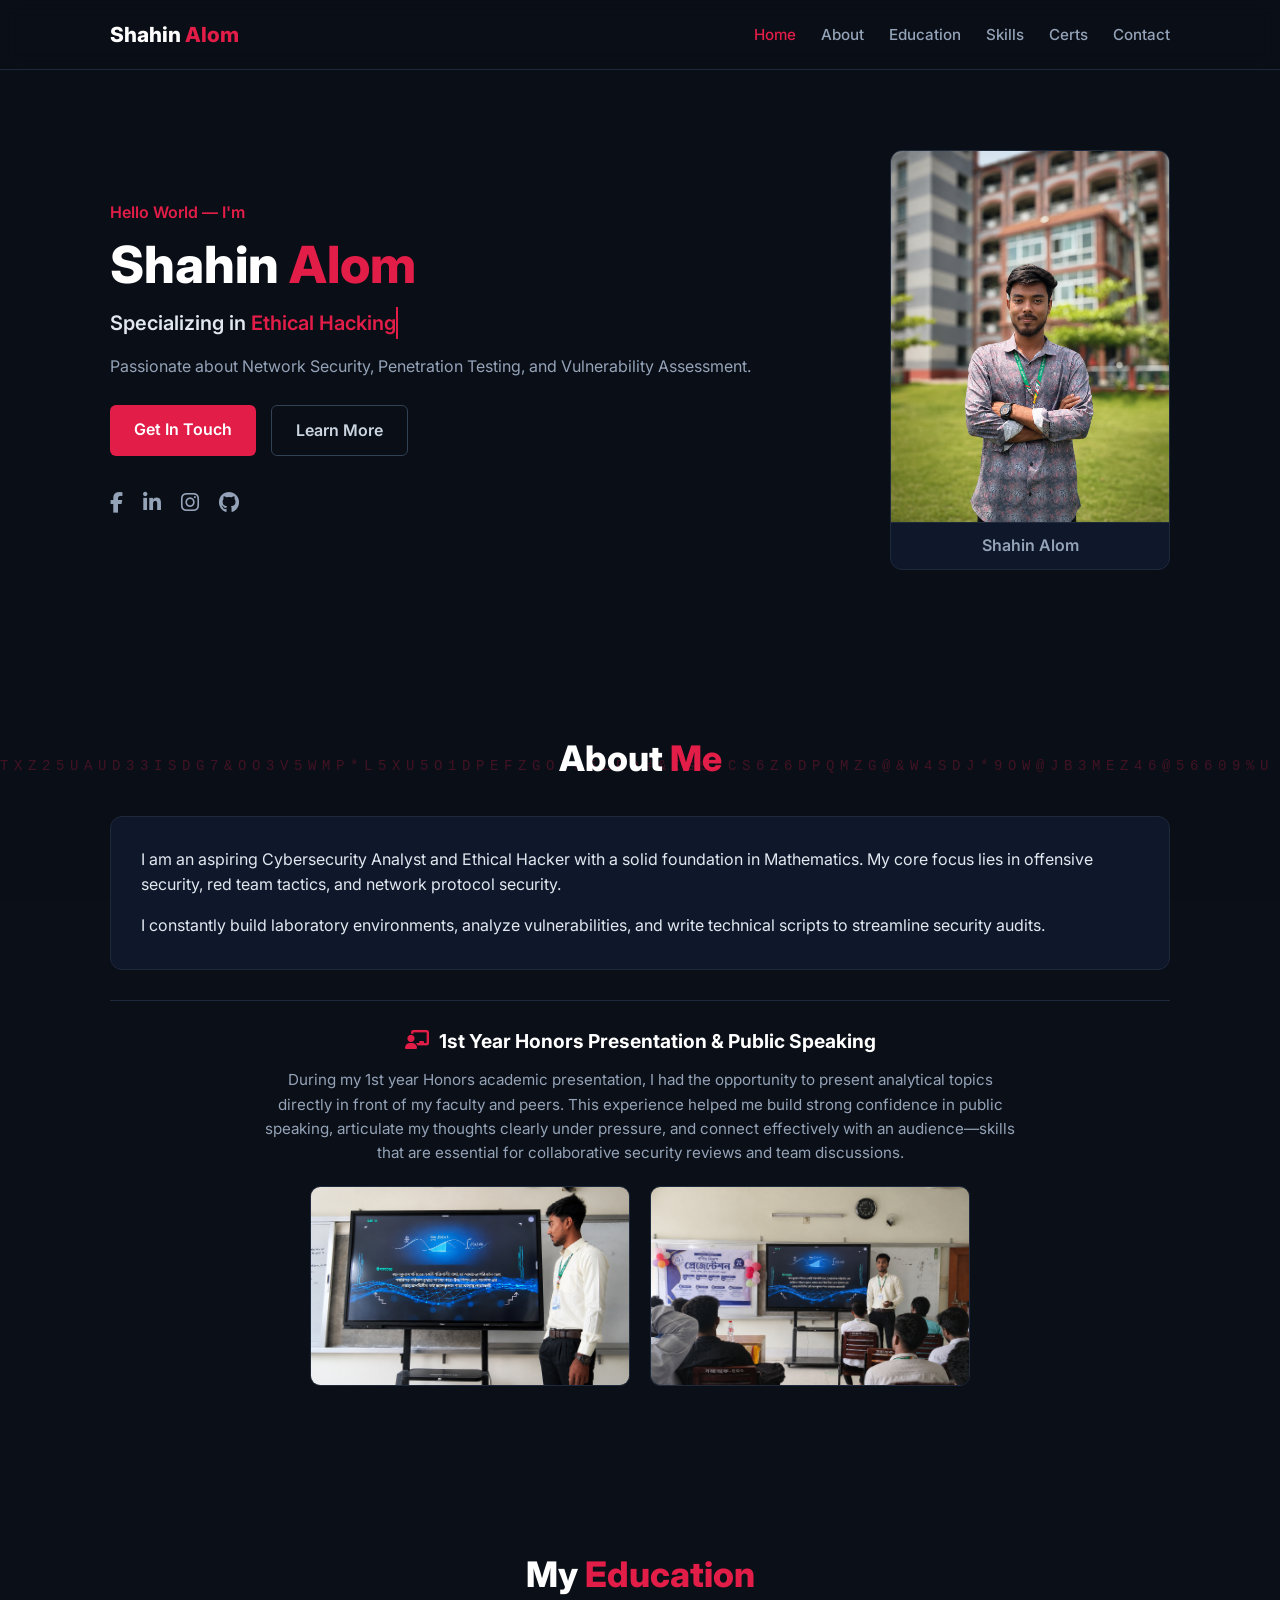
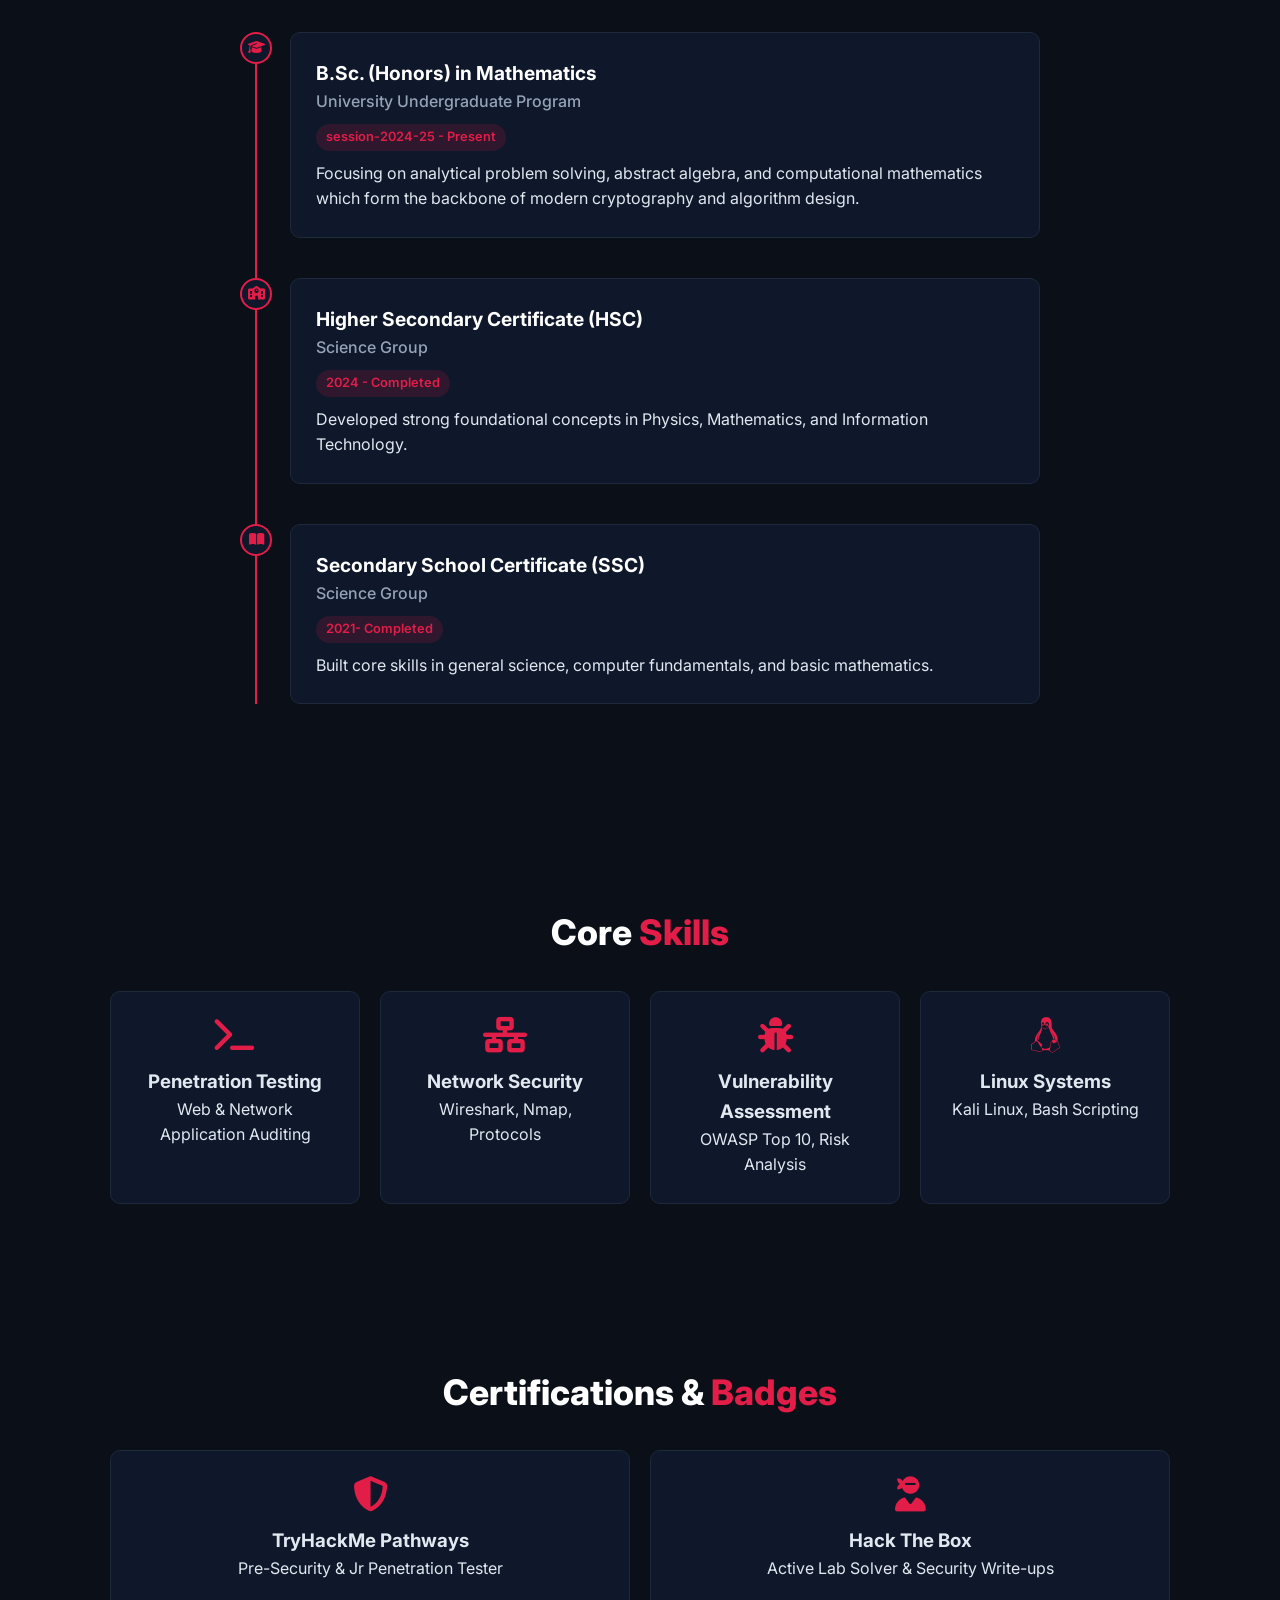
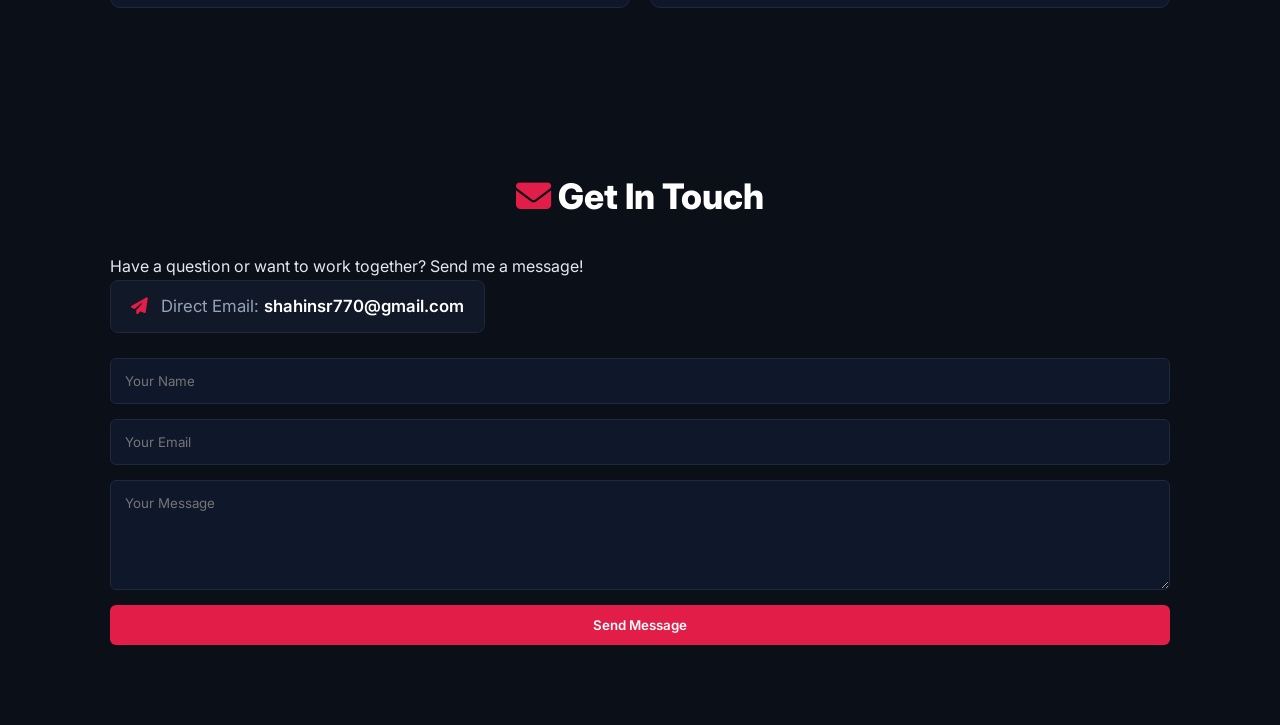
<file: index.html>
<!DOCTYPE html>
<html lang="en">
<head>
    <meta charset="UTF-8">
    <meta name="viewport" content="width=device-width, initial-scale=1.0">
    <title>Shahin Alom - Cybersecurity Specialist</title>
    
    <!-- Favicon -->
    <link rel="icon" type="image/png" href="images/favicon.png">
    
    <!-- CSS & FontAwesome Icons -->
    <link rel="stylesheet" href="style.css">
    <link rel="stylesheet" href="https://cdnjs.cloudflare.com/ajax/libs/font-awesome/6.5.1/css/all.min.css">
</head>
<body>
    <!-- Matrix Rain Canvas Background -->
    <canvas id="matrix-canvas"></canvas>

    <!-- Top Navigation Bar (Desktop & Mobile Header) -->
    <header>
        <nav class="navbar">
            <div class="logo">Shahin <span class="highlight-red">Alom</span></div>
            <ul class="nav-links desktop-nav">
                <li><a href="#home" class="active">Home</a></li>
                <li><a href="#about">About</a></li>
                <li><a href="#education">Education</a></li>
                <li><a href="#skills">Skills</a></li>
                <li><a href="#certs">Certs</a></li>
                <li><a href="#contact">Contact</a></li>
            </ul>
        </nav>
    </header>

    <!-- Mobile Bottom Navigation Bar (Icons Only) -->
    <nav class="mobile-bottom-nav">
        <a href="#home" class="nav-item active" aria-label="Home"><i class="fas fa-home"></i></a>
        <a href="#about" class="nav-item" aria-label="About"><i class="fas fa-user"></i></a>
        <a href="#education" class="nav-item" aria-label="Education"><i class="fas fa-graduation-cap"></i></a>
        <a href="#skills" class="nav-item" aria-label="Skills"><i class="fas fa-code"></i></a>
        <a href="#certs" class="nav-item" aria-label="Certifications"><i class="fas fa-award"></i></a>
        <a href="#contact" class="nav-item" aria-label="Contact"><i class="fas fa-envelope"></i></a>
    </nav>

    <!-- 1. HERO SECTION -->
    <section id="home" class="hero-container">
        <div class="hero-content">
            <div class="hero-text">
                <p class="subtitle">Hello World — I'm</p>
                <h1 class="name">Shahin <span class="highlight-red">Alom</span></h1>
                
                <p class="typing-container">
                    Specializing in <span id="typing-text"></span><span class="cursor">&nbsp;</span>
                </p>

                <p class="tagline">Passionate about Network Security, Penetration Testing, and Vulnerability Assessment.</p>
                
                <div class="cta-buttons">
                    <a href="#contact" class="btn btn-primary">Get In Touch</a>
                    <a href="#about" class="btn btn-secondary">Learn More</a>
                </div>

                <div class="social-links">
                    <a href="https://www.facebook.com/mdshahinalom.shahin.3532" target="_blank" aria-label="Facebook"><i class="fab fa-facebook-f"></i></a>
                    <a href="https://linkedin.com" target="_blank" aria-label="LinkedIn"><i class="fab fa-linkedin-in"></i></a>
                    <a href="https://www.instagram.com/mdshahin12348/" target="_blank" aria-label="Instagram"><i class="fab fa-instagram"></i></a>
                    <a href="https://github.com/ShahinAlom-sec" target="_blank" aria-label="GitHub"><i class="fab fa-github"></i></a>
                </div>
            </div>

            <div class="hero-image-card">
                <img src="images/profile.jpg" alt="Shahin Alom">
                <p class="image-caption">Shahin Alom</p>
            </div>
        </div>
    </section>

    <!-- 2. ABOUT SECTION -->
    <section id="about" class="section-container">
        <h2 class="section-title">About <span class="highlight-red">Me</span></h2>
        <div class="card-box">
            <p>I am an aspiring Cybersecurity Analyst and Ethical Hacker with a solid foundation in Mathematics. My core focus lies in offensive security, red team tactics, and network protocol security.</p>
            <p style="margin-top: 15px;">I constantly build laboratory environments, analyze vulnerabilities, and write technical scripts to streamline security audits.</p>
        </div>
        <!-- Academic Presentation Highlight -->
        <div class="presentation-box">
            <h3 class="sub-heading"><i class="fas fa-chalkboard-user highlight-red"></i> 1st Year Honors Presentation & Public Speaking</h3>
            <p class="presentation-text">
                During my 1st year Honors academic presentation, I had the opportunity to present analytical topics directly in front of my faculty and peers. This experience helped me build strong confidence in public speaking, articulate my thoughts clearly under pressure, and connect effectively with an audience—skills that are essential for collaborative security reviews and team discussions.
            </p>
            <div class="gallery-grid">
                <img src="images/presentation1.jpg" alt="Honors 1st Year Presentation">
                <img src="images/presentation2.jpg" alt="Honors Presentation Audience">
            </div>
        </div>
    </section>

    <!-- 3. EDUCATION SECTION -->
    <section id="education" class="section-container">
        <h2 class="section-title">My <span class="highlight-red">Education</span></h2>
        <div class="timeline">
            <div class="timeline-item">
                <div class="timeline-icon">
                    <i class="fas fa-graduation-cap"></i>
                </div>
                <div class="timeline-content">
                    <h3 class="degree">B.Sc. (Honors) in Mathematics</h3>
                    <p class="institution">University Undergraduate Program</p>
                    <span class="timeline-date">session-2024-25 - Present</span>
                    <p class="timeline-detail">Focusing on analytical problem solving, abstract algebra, and computational mathematics which form the backbone of modern cryptography and algorithm design.</p>
                </div>
            </div>

            <div class="timeline-item">
                <div class="timeline-icon">
                    <i class="fas fa-school"></i>
                </div>
                <div class="timeline-content">
                    <h3 class="degree">Higher Secondary Certificate (HSC)</h3>
                    <p class="institution">Science Group</p>
                    <span class="timeline-date">2024 - Completed</span>
                    <p class="timeline-detail">Developed strong foundational concepts in Physics, Mathematics, and Information Technology.</p>
                </div>
            </div>
            <div class="timeline-item">
                <div class="timeline-icon">
                    <i class="fas fa-book-open"></i>
                </div>
                <div class="timeline-content">
                    <h3 class="degree">Secondary School Certificate (SSC)</h3>
                    <p class="institution">Science Group</p>
                    <span class="timeline-date">2021- Completed</span>
                    <p class="timeline-detail">Built core skills in general science, computer fundamentals, and basic mathematics.</p>
                </div>
            </div>
        </div>
    </section>

    <!-- 4. SKILLS SECTION -->
    <section id="skills" class="section-container">
        <h2 class="section-title">Core <span class="highlight-red">Skills</span></h2>
        <div class="skills-grid">
            <div class="skill-card">
                <i class="fas fa-terminal skill-icon"></i>
                <h3>Penetration Testing</h3>
                <p>Web & Network Application Auditing</p>
            </div>
            <div class="skill-card">
                <i class="fas fa-network-wired skill-icon"></i>
                <h3>Network Security</h3>
                <p>Wireshark, Nmap, Protocols</p>
            </div>
            <div class="skill-card">
                <i class="fas fa-bug skill-icon"></i>
                <h3>Vulnerability Assessment</h3>
                <p>OWASP Top 10, Risk Analysis</p>
            </div>
            <div class="skill-card">
                <i class="fab fa-linux skill-icon"></i>
                <h3>Linux Systems</h3>
                <p>Kali Linux, Bash Scripting</p>
            </div>
        </div>
    </section>

    <!-- 5. CERTIFICATIONS SECTION -->
    <section id="certs" class="section-container">
        <h2 class="section-title">Certifications & <span class="highlight-red">Badges</span></h2>
        <div class="certs-grid">
            <div class="cert-card">
                <i class="fas fa-shield-halved cert-icon"></i>
                <h3>TryHackMe Pathways</h3>
                <p>Pre-Security & Jr Penetration Tester</p>
            </div>
            <div class="cert-card">
                <i class="fas fa-user-ninja cert-icon"></i>
                <h3>Hack The Box</h3>
                <p>Active Lab Solver & Security Write-ups</p>
            </div>
        </div>
    </section>

    <!-- 6. CONTACT SECTION -->
    <!-- Contact Section -->
<!-- Contact Section -->
<section id="contact" class="section-container">
    <h2 class="section-title"><i class="fas fa-envelope highlight-red"></i> Get In Touch</h2>
    <p class="contact-desc">Have a question or want to work together? Send me a message!</p>

    <!-- Email Display Option -->
    <div class="contact-email-box">
        <i class="fas fa-paper-plane highlight-red"></i>
        <span>Direct Email: <a href="mailto:shahinsr770@gmail.com" class="email-link">shahinsr770@gmail.com</a></span>
    </div>

    <form class="contact-form" id="telegram-form">
        <input type="text" id="name" placeholder="Your Name" required>
        <input type="email" id="email" placeholder="Your Email" required>
        <textarea id="message" rows="5" placeholder="Your Message" required></textarea>
        <button type="submit" class="btn btn-primary" id="send-btn">Send Message</button>
    </form>
</section>

<!-- Telegram Bot Script -->
<script>
document.getElementById('telegram-form').addEventListener('submit', function(e) {
    e.preventDefault();

    const botToken = '8637673862:AAGfRMos7cDiCUH8KbR9kAyl26BP4kazAss';
    const chatId = '5406699878';

    const name = document.getElementById('name').value;
    const email = document.getElementById('email').value;
    const message = document.getElementById('message').value;
    const sendBtn = document.getElementById('send-btn');

    sendBtn.innerText = 'Sending...';
    sendBtn.disabled = true;

    const text = `📩 *New Website Message!*\n\n👤 *Name:* ${name}\n📧 *Email:* ${email}\n💬 *Message:* ${message}`;

    fetch(`https://api.telegram.org/bot${botToken}/sendMessage`, {
        method: 'POST',
        headers: { 'Content-Type': 'application/json' },
        body: JSON.stringify({ chat_id: chatId, text: text, parse_mode: 'Markdown' })
    })
    .then(res => res.json())
    .then(data => {
        if (data.ok) {
            alert('Message sent successfully!');
            document.getElementById('telegram-form').reset();
        } else {
            alert('Failed to send message.');
        }
    })
    .catch(() => alert('Error sending message!'))
    .finally(() => {
        sendBtn.innerText = 'Send Message';
        sendBtn.disabled = false;
    });
});
</script>

<!-- Matrix & Typing Animation Script -->
<script>
// Matrix Background Animation
const canvas = document.getElementById('matrix-canvas');
if (canvas) {
    const ctx = canvas.getContext('2d');
    function resizeCanvas() {
        canvas.width = window.innerWidth;
        canvas.height = window.innerHeight;
    }
    resizeCanvas();
    window.addEventListener('resize', resizeCanvas);

    const letters = 'ABCDEFGHIJKLMNOPQRSTUVWXYZ0123456789@#$%^&*';
    const fontSize = 14;
    const columns = Math.floor(canvas.width / fontSize);
    const drops = Array(columns).fill(1);

    function drawMatrix() {
        ctx.fillStyle = 'rgba(11, 15, 23, 0.08)';
        ctx.fillRect(0, 0, canvas.width, canvas.height);
        ctx.fillStyle = '#e11d48';
        ctx.font = fontSize + 'px monospace';

        for (let i = 0; i < drops.length; i++) {
            const text = letters.charAt(Math.floor(Math.random() * letters.length));
            ctx.fillText(text, i * fontSize, drops[i] * fontSize);
            if (drops[i] * fontSize > canvas.height && Math.random() > 0.975) {
                drops[i] = 0;
            }
            drops[i]++;
        }
    }
    setInterval(drawMatrix, 33);
}

// Typing Effect
const words = ["Ethical Hacking", "Red Team Operations", "Web Security", "Threat Analysis"];
let wordIndex = 0, charIndex = 0, isDeleting = false;
const typingElement = document.getElementById("typing-text");

function type() {
    if (!typingElement) return;
    const currentWord = words[wordIndex];
    typingElement.textContent = isDeleting 
        ? currentWord.substring(0, charIndex - 1) 
        : currentWord.substring(0, charIndex + 1);

    charIndex += isDeleting ? -1 : 1;
    let typeSpeed = isDeleting ? 50 : 100;

    if (!isDeleting && charIndex === currentWord.length) {
        typeSpeed = 2000;
        isDeleting = true;
    } else if (isDeleting && charIndex === 0) {
        isDeleting = false;
        wordIndex = (wordIndex + 1) % words.length;
        typeSpeed = 500;
    }
    setTimeout(type, typeSpeed);
}

document.addEventListener("DOMContentLoaded", type);
</script>

</body>
</html>
</file>
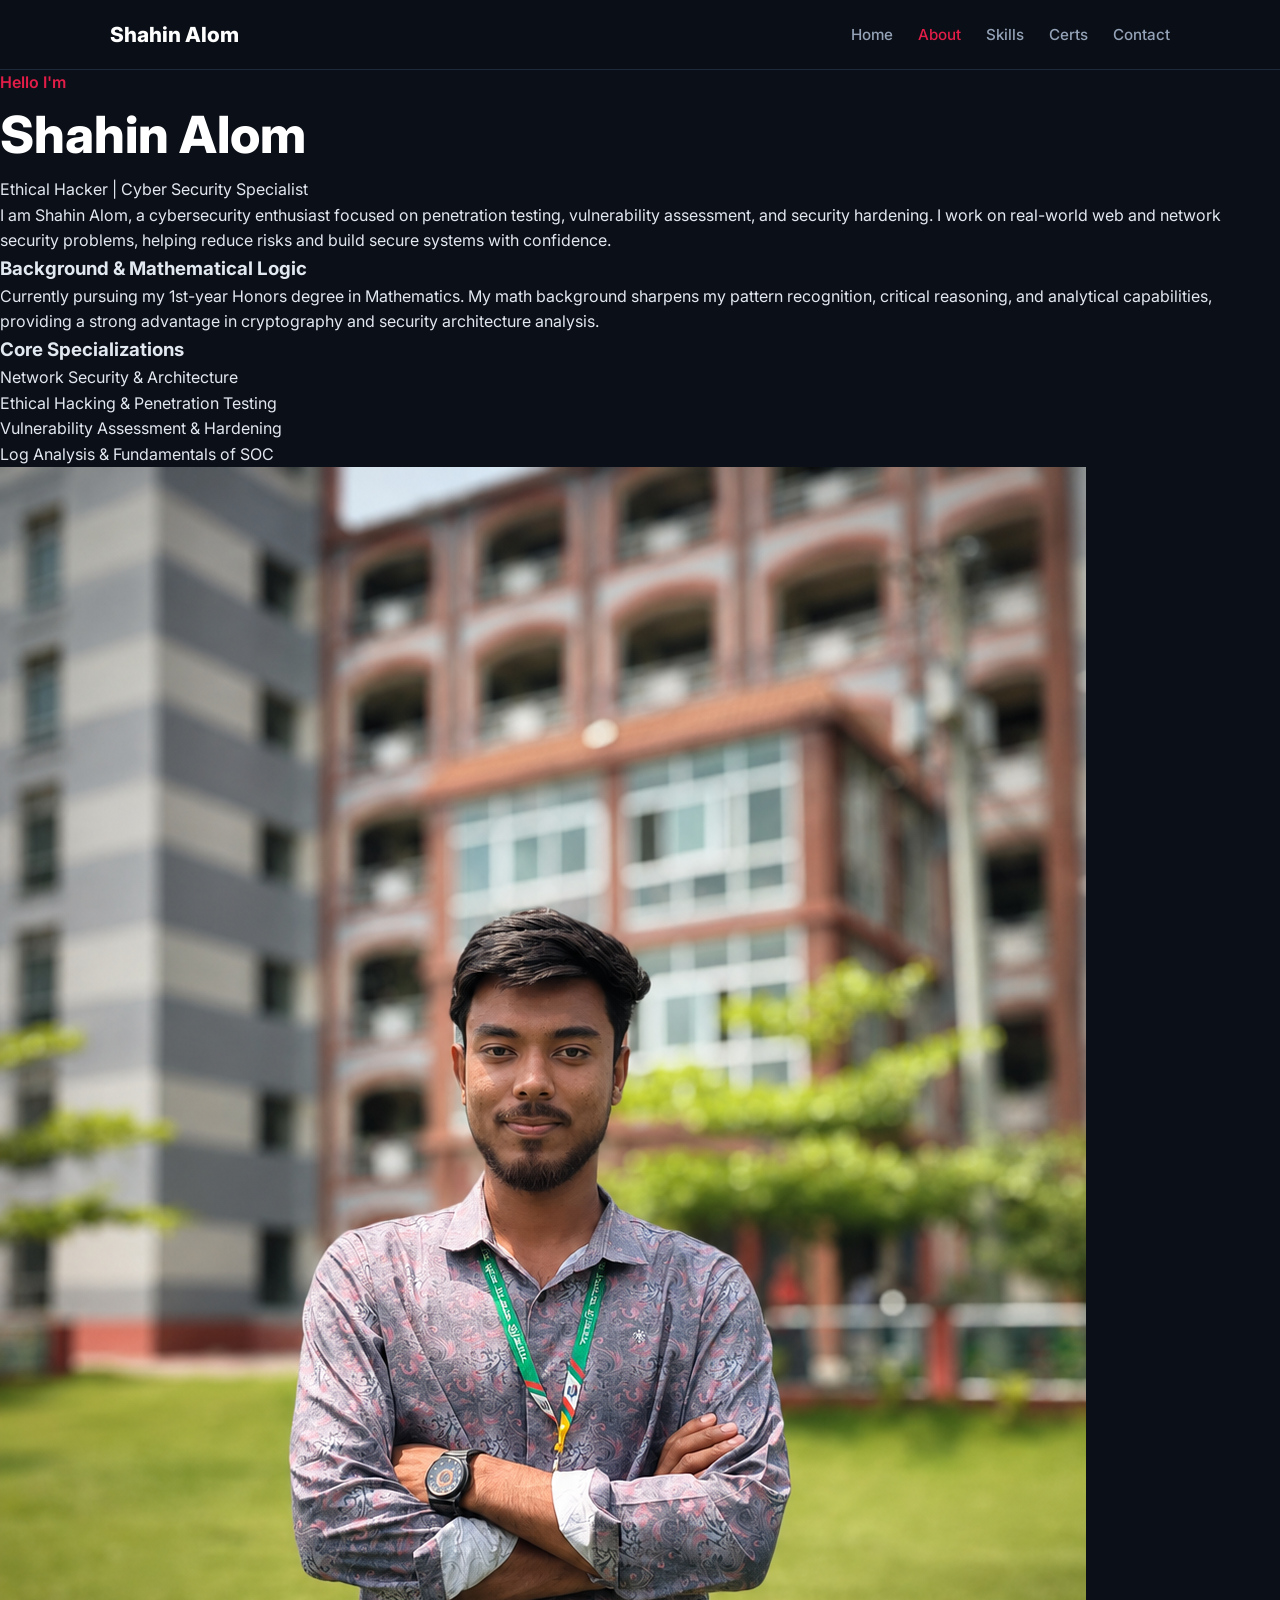
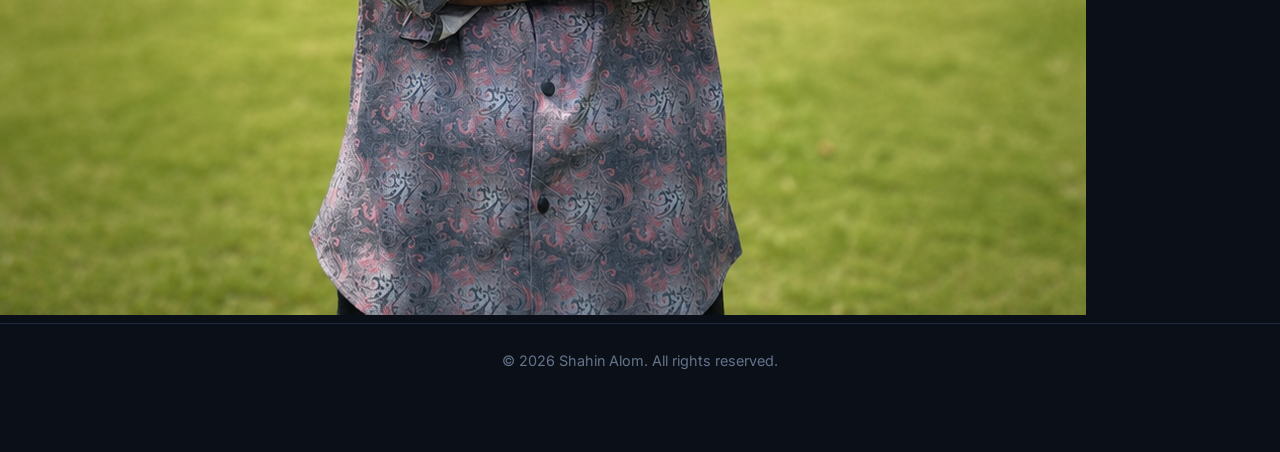
<file: about.html>
<!DOCTYPE html>
<html lang="en">
<head>
    <meta charset="UTF-8">
    <meta name="viewport" content="width=device-width, initial-scale=1.0">
    <title>About Me - Shahin Alom</title>
    <link rel="icon" type="image/png" href="images/favicon.png">
    <link rel="stylesheet" href="style.css">
</head>
<body>
    <header>
        <nav class="navbar">
            <div class="logo">Shahin Alom</div>
            <ul class="nav-links">
                <li><a href="index.html">Home</a></li>
                <li><a href="about.html" class="active">About</a></li>
                <li><a href="skills.html">Skills</a></li>
                <li><a href="certifications.html">Certs</a></li>
                <li><a href="contact.html">Contact</a></li>
            </ul>
        </nav>
    </header>

    <main class="container">
        <div class="about-grid">
            <div class="about-text">
                <p class="subtitle">Hello I'm</p>
                <h1 class="name">Shahin Alom</h1>
                <p class="role-title">Ethical Hacker | Cyber Security Specialist</p>
                
                <p class="bio-desc">I am Shahin Alom, a cybersecurity enthusiast focused on penetration testing, vulnerability assessment, and security hardening. I work on real-world web and network security problems, helping reduce risks and build secure systems with confidence.</p>
                
                <h3>Background & Mathematical Logic</h3>
                <p class="bio-desc">Currently pursuing my 1st-year Honors degree in Mathematics. My math background sharpens my pattern recognition, critical reasoning, and analytical capabilities, providing a strong advantage in cryptography and security architecture analysis.</p>

                <h3>Core Specializations</h3>
                <ul class="skills-list">
                    <li>Network Security & Architecture</li>
                    <li>Ethical Hacking & Penetration Testing</li>
                    <li>Vulnerability Assessment & Hardening</li>
                    <li>Log Analysis & Fundamentals of SOC</li>
                </ul>
            </div>

            <div class="about-image-card">
                <img src="images/profile.jpg" alt="Shahin Alom">
            </div>
        </div>
    </main>

    <footer>
        <p>&copy; 2026 Shahin Alom. All rights reserved.</p>
    </footer>
</body>
</html>
</file>
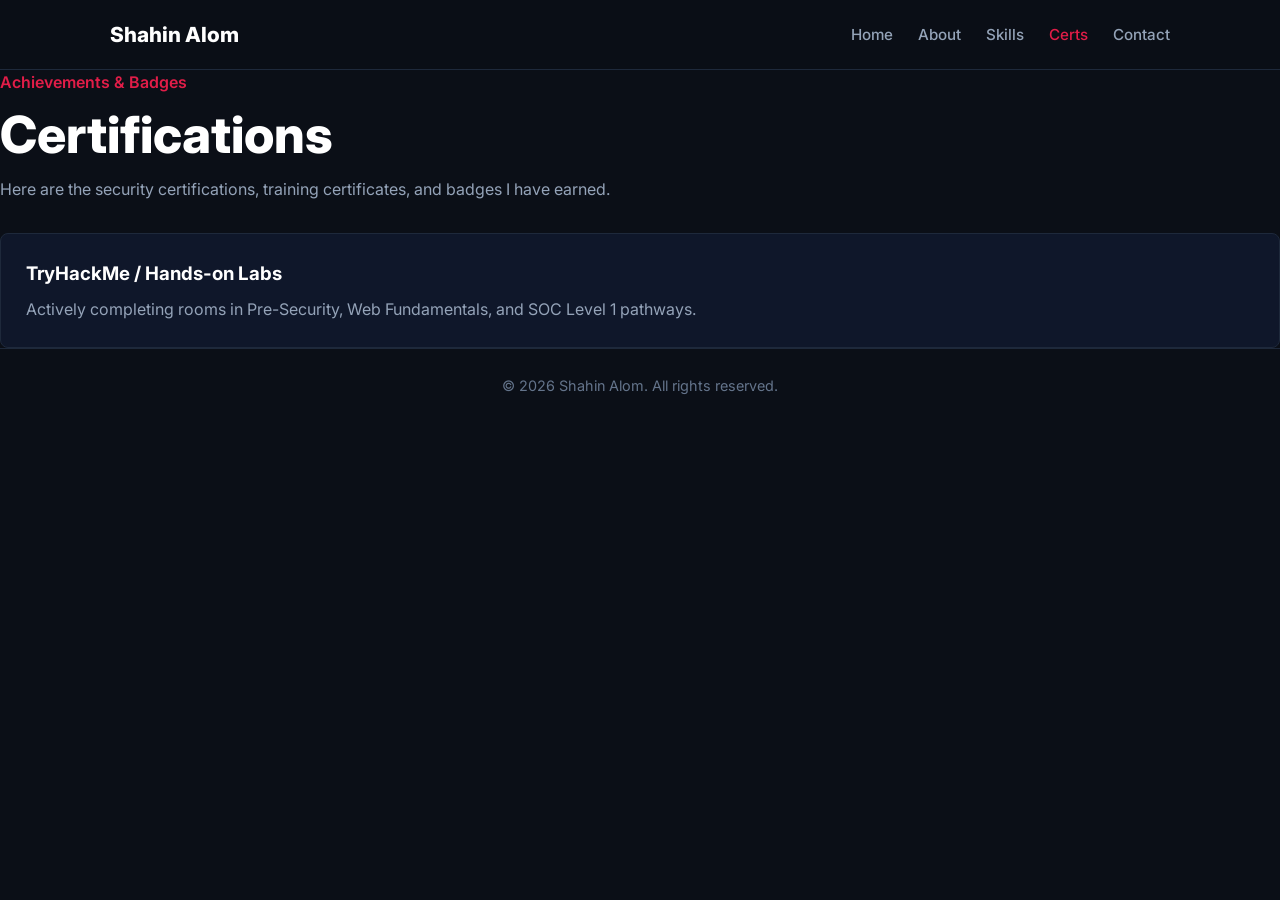
<file: certifications.html>
<!DOCTYPE html>
<html lang="en">
<head>
    <meta charset="UTF-8">
    <meta name="viewport" content="width=device-width, initial-scale=1.0">
    <title>Certifications - Shahin Alom</title>
    <link rel="icon" type="image/png" href="images/favicon.png">
    <link rel="stylesheet" href="style.css">
</head>
<body>
    <header>
        <nav class="navbar">
            <div class="logo">Shahin Alom</div>
            <ul class="nav-links">
                <li><a href="index.html">Home</a></li>
                <li><a href="about.html">About</a></li>
                <li><a href="skills.html">Skills</a></li>
                <li><a href="certifications.html" class="active">Certs</a></li>
                <li><a href="contact.html">Contact</a></li>
            </ul>
        </nav>
    </header>

    <main class="container">
        <p class="subtitle">Achievements & Badges</p>
        <h1 class="name">Certifications</h1>
        <p class="tagline">Here are the security certifications, training certificates, and badges I have earned.</p>

        <div style="margin-top: 30px; padding: 25px; background: #0f172a; border: 1px solid #1e293b; border-radius: 8px;">
            <h3 style="color: #ffffff; margin-bottom: 8px;">TryHackMe / Hands-on Labs</h3>
            <p style="color: #94a3b8;">Actively completing rooms in Pre-Security, Web Fundamentals, and SOC Level 1 pathways.</p>
        </div>
    </main>

    <footer>
        <p>&copy; 2026 Shahin Alom. All rights reserved.</p>
    </footer>
</body>
</html>
</file>
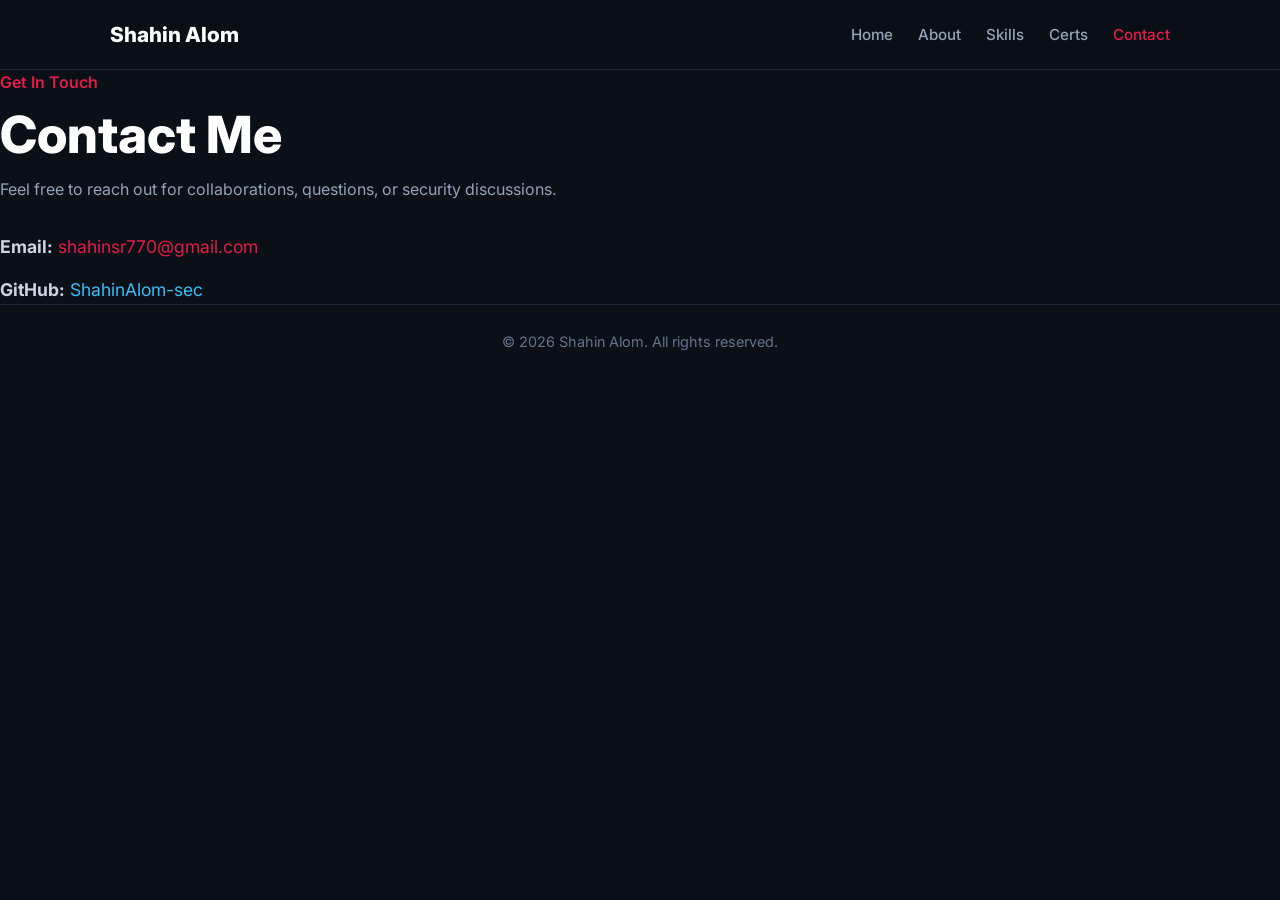
<file: contact.html>
<!DOCTYPE html>
<html lang="en">
<head>
    <meta charset="UTF-8">
    <meta name="viewport" content="width=device-width, initial-scale=1.0">
    <title>Contact - Shahin Alom</title>
    <link rel="icon" type="image/png" href="images/favicon.png">
    <link rel="stylesheet" href="style.css">
</head>
<body>
    <header>
        <nav class="navbar">
            <div class="logo">Shahin Alom</div>
            <ul class="nav-links">
                <li><a href="index.html">Home</a></li>
                <li><a href="about.html">About</a></li>
                <li><a href="skills.html">Skills</a></li>
                <li><a href="certifications.html">Certs</a></li>
                <li><a href="contact.html" class="active">Contact</a></li>
            </ul>
        </nav>
    </header>

    <main class="container">
        <p class="subtitle">Get In Touch</p>
        <h1 class="name">Contact Me</h1>
        <p class="tagline">Feel free to reach out for collaborations, questions, or security discussions.</p>

        <div style="margin-top: 30px; display: flex; flex-direction: column; gap: 15px;">
            <p style="color: #cbd5e1; font-size: 1.1rem;">
                <strong>Email:</strong> <a href="mailto:your-email@example.com" style="color: #e11d48; text-decoration: none;">shahinsr770@gmail.com </a>
            </p>
            <p style="color: #cbd5e1; font-size: 1.1rem;">
                <strong>GitHub:</strong> <a href="https://github.com/ShahinAlom-sec" target="_blank" style="color: #38bdf8; text-decoration: none;">ShahinAlom-sec</a>
            </p>
        </div>
    </main>

    <footer>
        <p>&copy; 2026 Shahin Alom. All rights reserved.</p>
    </footer>
</body>
</html>
</file>
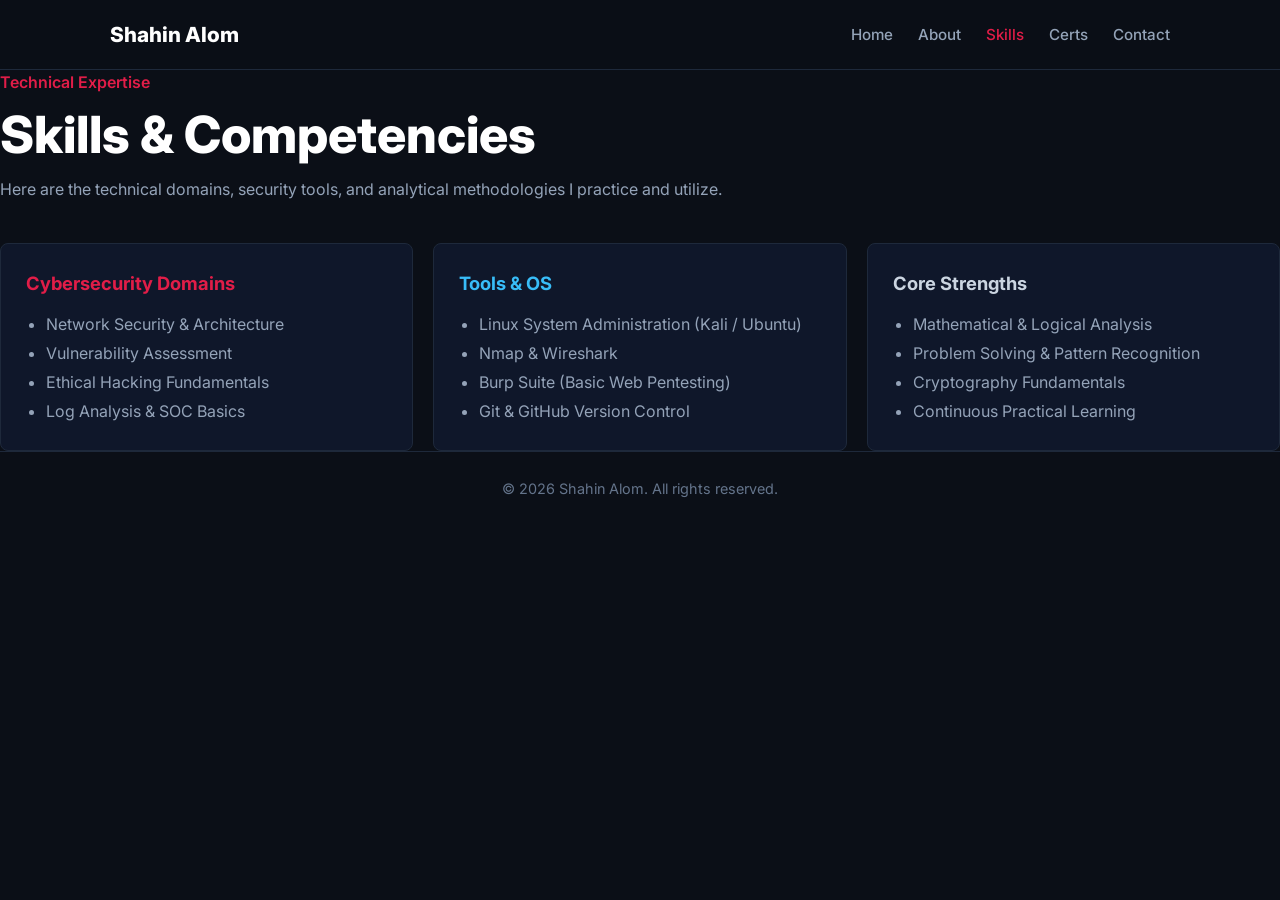
<file: skills.html>
<!DOCTYPE html>
<html lang="en">
<head>
    <meta charset="UTF-8">
    <meta name="viewport" content="width=device-width, initial-scale=1.0">
    <title>Skills - Shahin Alom</title>
    <link rel="icon" type="image/png" href="images/favicon.png">
    <link rel="stylesheet" href="style.css">
</head>
<body>
    <header>
        <nav class="navbar">
            <div class="logo">Shahin Alom</div>
            <ul class="nav-links">
                <li><a href="index.html">Home</a></li>
                <li><a href="about.html">About</a></li>
                <li><a href="skills.html" class="active">Skills</a></li>
                <li><a href="certifications.html">Certs</a></li>
                <li><a href="contact.html">Contact</a></li>
            </ul>
        </nav>
    </header>

    <main class="container">
        <p class="subtitle">Technical Expertise</p>
        <h1 class="name">Skills & Competencies</h1>
        <p class="tagline">Here are the technical domains, security tools, and analytical methodologies I practice and utilize.</p>

        <div style="margin-top: 40px; display: grid; grid-template-columns: repeat(auto-fit, minmax(280px, 1fr)); gap: 20px;">
            
            <div style="padding: 25px; background: #0f172a; border: 1px solid #1e293b; border-radius: 8px;">
                <h3 style="color: #e11d48; margin-bottom: 12px; font-size: 1.15rem;">Cybersecurity Domains</h3>
                <ul style="color: #94a3b8; line-height: 1.8; padding-left: 20px;">
                    <li>Network Security & Architecture</li>
                    <li>Vulnerability Assessment</li>
                    <li>Ethical Hacking Fundamentals</li>
                    <li>Log Analysis & SOC Basics</li>
                </ul>
            </div>

            <div style="padding: 25px; background: #0f172a; border: 1px solid #1e293b; border-radius: 8px;">
                <h3 style="color: #38bdf8; margin-bottom: 12px; font-size: 1.15rem;">Tools & OS</h3>
                <ul style="color: #94a3b8; line-height: 1.8; padding-left: 20px;">
                    <li>Linux System Administration (Kali / Ubuntu)</li>
                    <li>Nmap & Wireshark</li>
                    <li>Burp Suite (Basic Web Pentesting)</li>
                    <li>Git & GitHub Version Control</li>
                </ul>
            </div>

            <div style="padding: 25px; background: #0f172a; border: 1px solid #1e293b; border-radius: 8px;">
                <h3 style="color: #cbd5e1; margin-bottom: 12px; font-size: 1.15rem;">Core Strengths</h3>
                <ul style="color: #94a3b8; line-height: 1.8; padding-left: 20px;">
                    <li>Mathematical & Logical Analysis</li>
                    <li>Problem Solving & Pattern Recognition</li>
                    <li>Cryptography Fundamentals</li>
                    <li>Continuous Practical Learning</li>
                </ul>
            </div>

        </div>
    </main>

    <footer>
        <p>&copy; 2026 Shahin Alom. All rights reserved.</p>
    </footer>
</body>
</html>
</file>
<file: style.css>
@import url('https://fonts.googleapis.com/css2?family=Inter:wght@300;400;500;600;700;800&display=swap');

* {
    margin: 0;
    padding: 0;
    box-sizing: border-box;
    font-family: 'Inter', sans-serif;
    scroll-behavior: smooth;
}

body {
    background-color: #0b0f17;
    color: #e2e8f0;
    line-height: 1.6;
}

.highlight-red { color: #e11d48; }

#matrix-canvas {
    position: fixed;
    top: 0;
    left: 0;
    width: 100vw;
    height: 100vh;
    z-index: -1;
    pointer-events: none;
    opacity: 0.25;
}

/* Header & Top Navbar */
header {
    background: rgba(11, 15, 23, 0.9);
    backdrop-filter: blur(10px);
    border-bottom: 1px solid #1e293b;
    position: sticky;
    top: 0;
    z-index: 1000;
}

.navbar {
    max-width: 1100px;
    margin: 0 auto;
    padding: 18px 20px;
    display: flex;
    justify-content: space-between;
    align-items: center;
}

.logo { font-size: 1.3rem; font-weight: 800; color: #fff; }

.nav-links { display: flex; list-style: none; gap: 25px; }

.nav-links a {
    color: #94a3b8;
    text-decoration: none;
    font-weight: 500;
    font-size: 0.95rem;
    transition: color 0.3s;
}

.nav-links a:hover, .nav-links a.active { color: #e11d48; }

/* Mobile Bottom Navigation Bar */
.mobile-bottom-nav {
    display: none;
    position: fixed;
    bottom: 0;
    left: 0;
    width: 100%;
    background: rgba(15, 23, 42, 0.95);
    backdrop-filter: blur(12px);
    border-top: 1px solid #1e293b;
    z-index: 1000;
    justify-content: space-around;
    padding: 12px 0;
}

.mobile-bottom-nav .nav-item {
    color: #94a3b8;
    font-size: 1.3rem;
    text-decoration: none;
    transition: color 0.3s;
}

.mobile-bottom-nav .nav-item:hover,
.mobile-bottom-nav .nav-item.active {
    color: #e11d48;
}

/* Common Layout Sections */
.hero-container, .section-container {
    max-width: 1100px;
    margin: 0 auto;
    padding: 80px 20px;
}

.section-title {
    font-size: 2.2rem;
    font-weight: 800;
    margin-bottom: 30px;
    color: #fff;
    text-align: center;
}

.card-box {
    background: #0f172a;
    border: 1px solid #1e293b;
    padding: 30px;
    border-radius: 12px;
}

/* Hero Section Styling */
.hero-content {
    display: flex;
    align-items: center;
    justify-content: space-between;
    gap: 40px;
}

.name { font-size: 3.2rem; font-weight: 800; color: #fff; line-height: 1.1; margin-bottom: 15px; }
.subtitle { color: #e11d48; font-weight: 600; margin-bottom: 10px; }
.typing-container { font-size: 1.25rem; font-weight: 600; margin-bottom: 15px; }
#typing-text { color: #e11d48; }
.cursor { background-color: #e11d48; width: 2px; display: inline-block; animation: blink 1s infinite; }
@keyframes blink { 0%, 100% { opacity: 1; } 50% { opacity: 0; } }

.tagline { color: #94a3b8; margin-bottom: 25px; }
.cta-buttons { display: flex; gap: 15px; margin-bottom: 30px; }
.btn { padding: 12px 24px; border-radius: 6px; text-decoration: none; font-weight: 600; transition: all 0.3s; cursor: pointer; }
.btn-primary { background: #e11d48; color: #fff; border: none; }
.btn-primary:hover { background: #be123c; }
.btn-secondary { border: 1px solid #334155; color: #cbd5e1; }
.btn-secondary:hover { background: #1e293b; color: #fff; }

.social-links { display: flex; gap: 20px; }
.social-links a { color: #94a3b8; font-size: 1.3rem; transition: all 0.3s; }
.social-links a:hover { color: #e11d48; transform: translateY(-3px); }

.hero-image-card {
    flex: 0 0 280px;
    border-radius: 12px;
    overflow: hidden;
    border: 1px solid #1e293b;
    background: #0f172a;
    text-align: center;
}
.hero-image-card img { width: 100%; display: block; }
.image-caption { padding: 10px 0; font-weight: 600; color: #94a3b8; border-top: 1px solid #1e293b; }

/* Timeline (Education Section) */
.timeline {
    position: relative;
    max-width: 800px;
    margin: 0 auto;
    padding-left: 30px;
}

.timeline::before {
    content: '';
    position: absolute;
    left: 15px;
    top: 0;
    bottom: 0;
    width: 2px;
    background: #e11d48;
}

.timeline-item {
    position: relative;
    margin-bottom: 40px;
}

.timeline-icon {
    position: absolute;
    left: -30px;
    top: 0;
    width: 32px;
    height: 32px;
    border-radius: 50%;
    background: #0f172a;
    border: 2px solid #e11d48;
    color: #e11d48;
    display: flex;
    align-items: center;
    justify-content: center;
    font-size: 0.85rem;
}

.timeline-content {
    background: #0f172a;
    border: 1px solid #1e293b;
    padding: 25px;
    border-radius: 10px;
    margin-left: 20px;
}

.degree { color: #ffffff; font-size: 1.2rem; font-weight: 700; }
.institution { color: #94a3b8; font-weight: 500; }
.timeline-date {
    display: inline-block;
    background: rgba(225, 29, 72, 0.15);
    color: #e11d48;
    padding: 3px 10px;
    border-radius: 15px;
    font-size: 0.8rem;
    font-weight: 600;
    margin: 10px 0;
}

/* Skills & Certs Grid */
.skills-grid, .certs-grid {
    display: grid;
    grid-template-columns: repeat(auto-fit, minmax(220px, 1fr));
    gap: 20px;
}

.skill-card, .cert-card {
    background: #0f172a;
    border: 1px solid #1e293b;
    padding: 25px;
    border-radius: 10px;
    text-align: center;
    transition: transform 0.3s;
}

.skill-card:hover, .cert-card:hover {
    transform: translateY(-50px);
    border-color: #e11d48;
}

.skill-icon, .cert-icon {
    font-size: 2.2rem;
    color: #e11d48;
    margin-bottom: 15px;
}

/* Contact Section Styling */
.contact-wrapper {
    display: grid;
    grid-template-columns: 1fr 1fr;
    gap: 30px;
}

.contact-info {
    background: #0f172a;
    border: 1px solid #1e293b;
    padding: 30px;
    border-radius: 10px;
}

.info-item { display: flex; align-items: center; gap: 15px; margin-top: 20px; color: #cbd5e1; }
.info-item i { color: #e11d48; font-size: 1.2rem; }

.contact-form { display: flex; flex-direction: column; gap: 15px; }
.contact-form input, .contact-form textarea {
    background: #0f172a;
    border: 1px solid #1e293b;
    padding: 14px;
    border-radius: 6px;
    color: #fff;
    outline: none;
}
.contact-form input:focus, .contact-form textarea:focus { border-color: #e11d48; }

footer {
    border-top: 1px solid #1e293b;
    padding: 25px 20px 80px 20px; /* Extra bottom padding for mobile navbar */
    text-align: center;
    color: #64748b;
    font-size: 0.9rem;
}

/* Mobile Responsiveness */
@media (max-width: 768px) {
    .desktop-nav { display: none; }
    .mobile-bottom-nav { display: flex; }

    .hero-content {
        flex-direction: column-reverse;
        text-align: center;
    }

    .hero-image-card {
        max-width: 200px;
    }

    .cta-buttons, .social-links {
        justify-content: center;
    }

    .name { font-size: 2.2rem; }

    .contact-wrapper {
        grid-template-columns: 1fr;
    }

    .section-container, .hero-container {
        padding: 50px 15px;
    }
}
/* Centered & Responsive Presentation Section */
.presentation-box {
    margin-top: 30px;
    padding-top: 25px;
    border-top: 1px solid #1e293b;
    text-align: center;
}

.sub-heading {
    font-size: 1.2rem;
    color: #ffffff;
    font-weight: 700;
    margin-bottom: 12px;
    display: flex;
    align-items: center;
    justify-content: center;
    gap: 10px;
}

.presentation-text {
    color: #94a3b8;
    font-size: 0.95rem;
    line-height: 1.6;
    margin: 0 auto 20px auto;
    max-width: 750px;
    text-align: center;
}

.gallery-grid {
    display: flex;
    justify-content: center;
    flex-wrap: wrap;
    gap: 20px;
}

.gallery-grid img {
    width: 100%;
    max-width: 320px;
    height: 200px;
    object-fit: cover;
    border-radius: 10px;
    border: 1px solid #1e293b;
    transition: transform 0.3s ease, border-color 0.3s ease, box-shadow 0.3s ease;
}

.gallery-grid img:hover {
    transform: translateY(-5px);
    border-color: #e11d48;
    box-shadow: 0 8px 20px rgba(225, 29, 72, 0.25);
}

@media (max-width: 768px) {
    .sub-heading {
        font-size: 1.05rem;
    }
    .gallery-grid img {
        max-width: 100%;
        height: 180px;
    }
}
/* Direct Email Display Style */
.contact-email-box {
    text-align: center;
    margin-bottom: 25px;
    font-size: 1.05rem;
    color: #94a3b8;
    background: #111827;
    padding: 12px 20px;
    border-radius: 8px;
    border: 1px solid #1e293b;
    display: inline-block;
    max-width: 100%;
}

.contact-email-box i {
    margin-right: 8px;
}

.email-link {
    color: #ffffff;
    text-decoration: none;
    font-weight: 600;
    transition: color 0.3s ease;
}

.email-link:hover {
    color: #e11d48; /* Highlight Red */
    text-decoration: underline;
}
</file>
